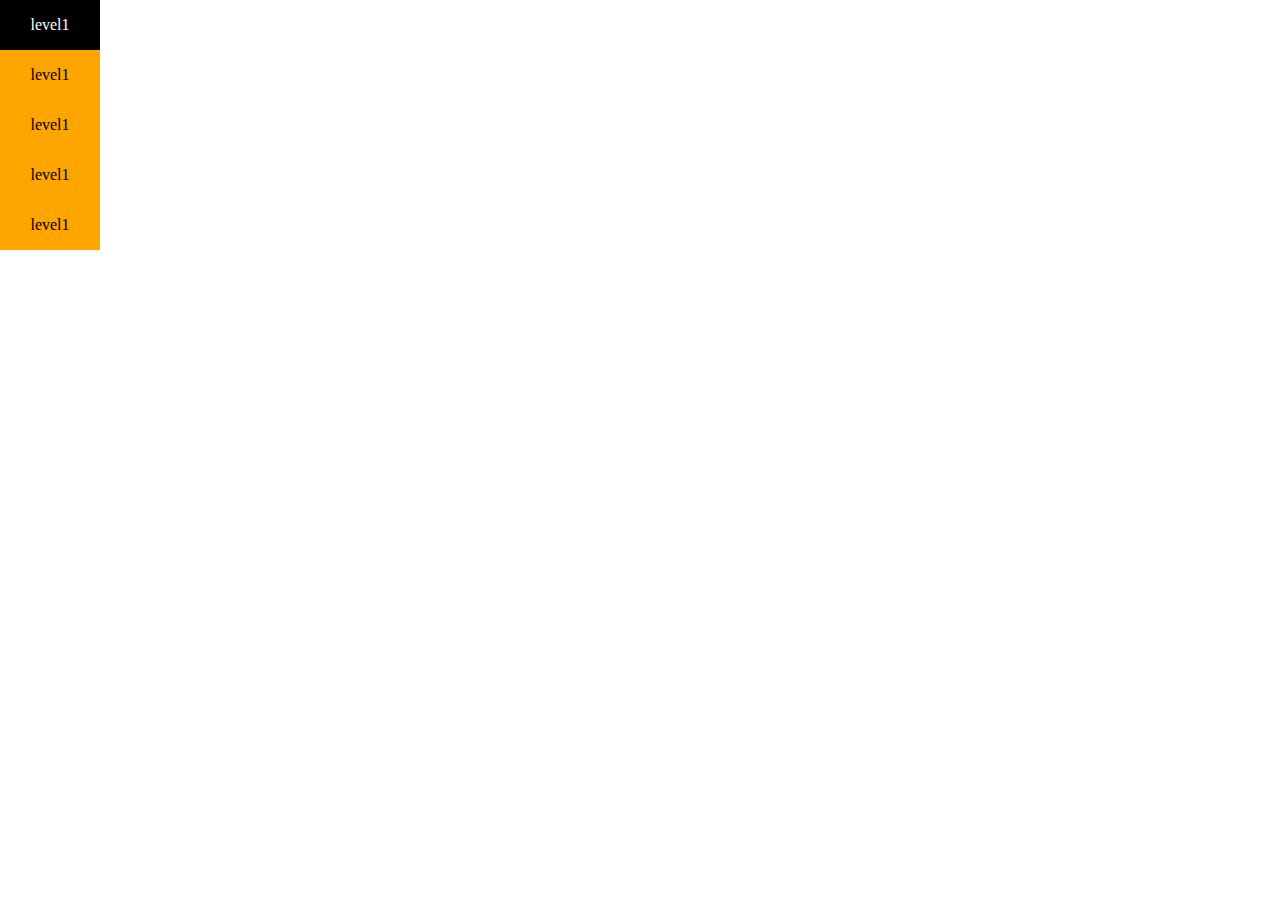
<file: 001 - menu 5 levels/index.html>
<!DOCTYPE html>
<html lang="en">
<head>
    <meta charset="UTF-8">
    <title>Menu 5 level</title>
    <link rel="stylesheet" href="assets/css/style.css">
</head>
<body>

<div class="container">
    <div class="level1">
        <div class="element">level1</div>
        <div class="element">level1</div>
        <div class="element">level1
            <div class="level2">
                <div class="element">level2</div>
                <div class="element">level2</div>
                <div class="element">level2</div>
                <div class="element">level2
                    <div class="level3">
                        <div class="element">level3</div>
                        <div class="element">level3</div>
                        <div class="element">level3
                            <div class="level4">
                                <div class="element">level4</div>
                                <div class="element">level4
                                    <div class="level5">
                                        <div class="element">level5</div>
                                        <div class="element">level5</div>
                                        <div class="element">level5
                                        </div>
                                    </div>
                                </div>
                                <div class="element">level4</div>
                            </div>
                        </div>
                    </div>
                </div>
            </div>
        </div>
        <div class="element">level1</div>
        <div class="element">level1</div>
    </div>
</div>
</body>
</html>
</file>
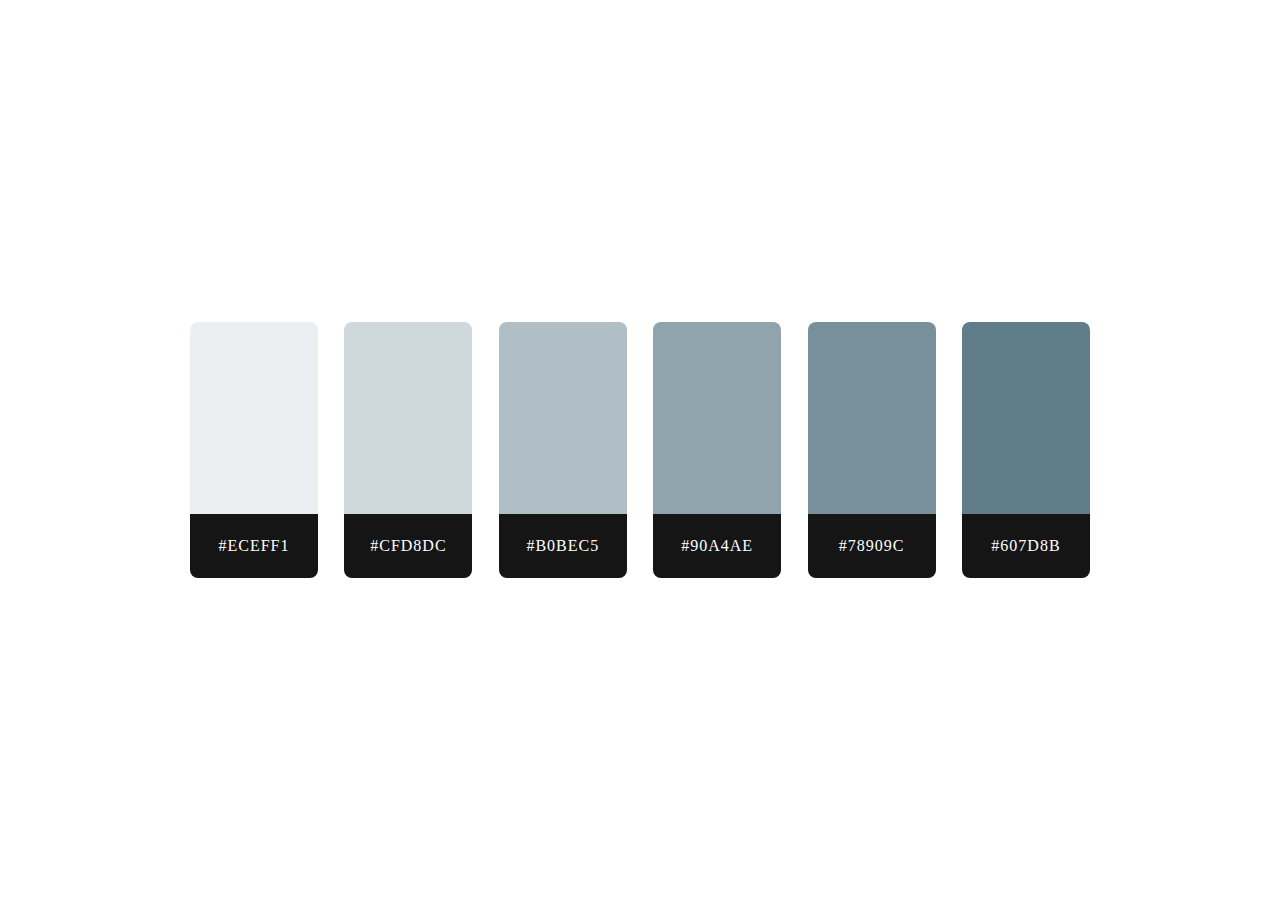
<file: 003 - color palette/index.html>
<!DOCTYPE html>
<html lang="en">
<head>
    <meta charset="UTF-8">
    <title>Color palette</title>
  <link rel="stylesheet" href="css/styles.css">
</head>
<body>
<div class="container">
  <div class="color">
    <div class="background color1"></div>
    <div class="code">#ECEFF1</div>
  </div>
  <div class="color">
    <div class="background color2"></div>
    <div class="code">#CFD8DC</div>
  </div>
  <div class="color">
    <div class="background color3"></div>
    <div class="code">#B0BEC5</div>
  </div>
  <div class="color">
    <div class="background color4"></div>
    <div class="code">#90A4AE</div>
  </div>
  <div class="color">
    <div class="background color5"></div>
    <div class="code">#78909C</div>
  </div>
  <div class="color">
    <div class="background color6"></div>
    <div class="code">#607D8B</div>
  </div>
</div>
</body>
</html>
</file>
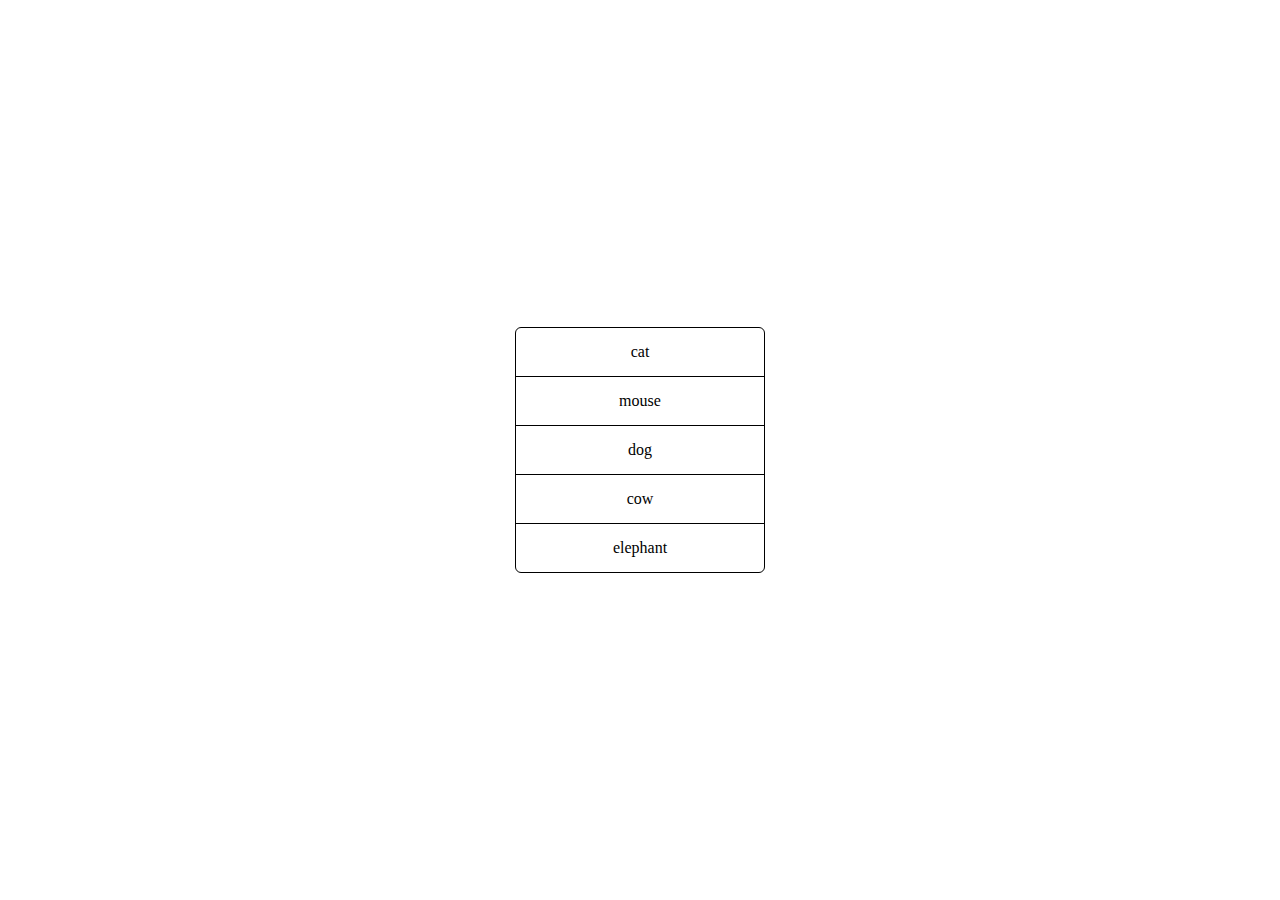
<file: 004 - list/index.html>
<!DOCTYPE html>
<html lang="en">
<head>
    <meta charset="UTF-8">
    <title>List</title>
  <link rel="stylesheet" href="styles.css">
</head>
<body>
<div class="container">
    <ul>
      <li>cat</li>
      <li>mouse</li>
      <li>dog</li>
      <li>cow</li>
      <li>elephant</li>
    </ul>
</div>
</body>
</html>
</file>
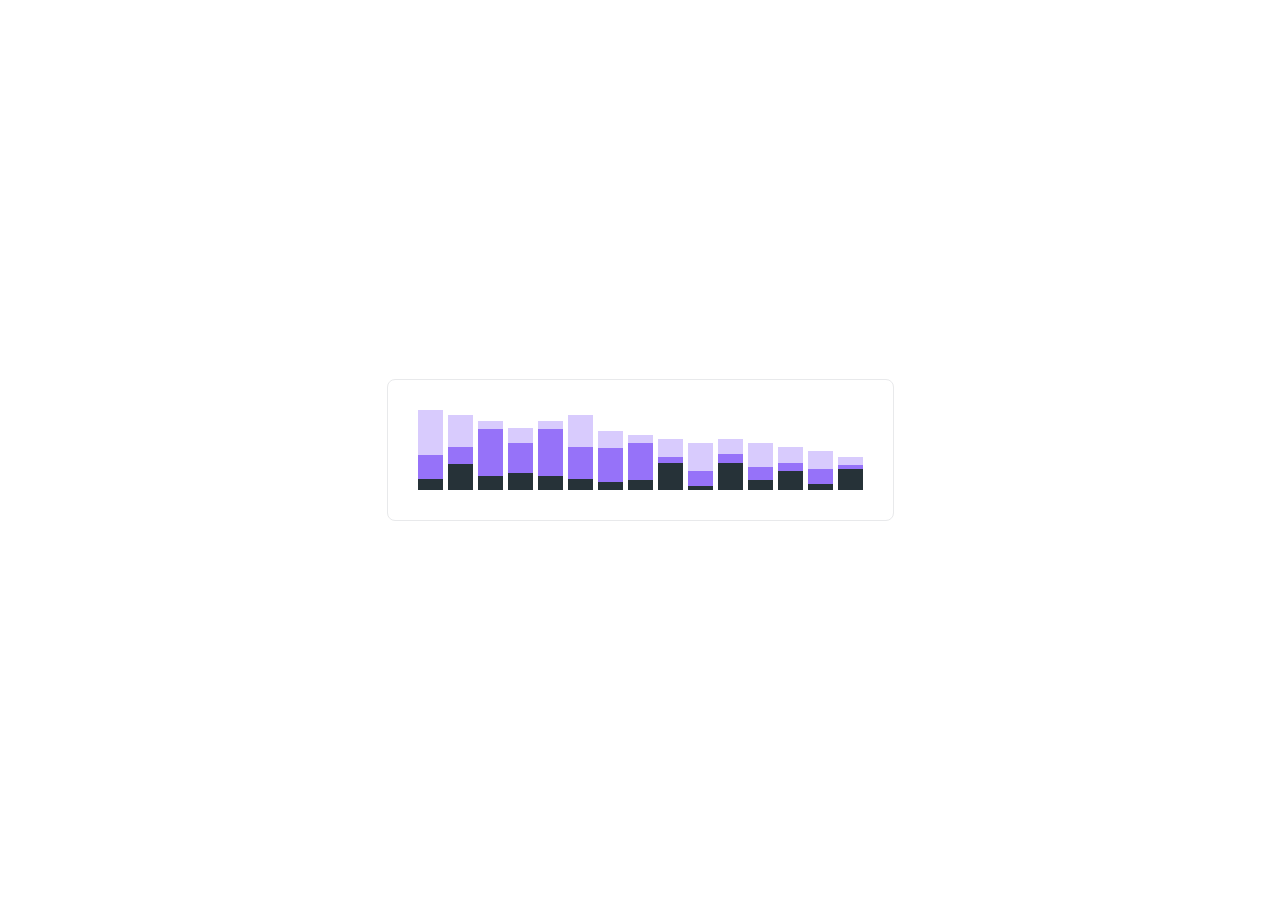
<file: 005 - progress bar/index.html>
<!DOCTYPE html>
<html lang="en">
<head>
    <meta charset="UTF-8">
    <title>Progress bar</title>
  <link rel="stylesheet" href="style.css">
</head>
<body>
<div class="progress">
  <div class="progress-item">
    <div class="status1" style="height:45px"></div>
    <div class="status2" style="height:24px"></div>
    <div class="status3" style="height: 11px"></div>
  </div>
  <div class="progress-item">
    <div class="status1" style="height: 32px"></div>
    <div class="status2" style="height: 17px"></div>
    <div class="status3" style="height: 26px"></div>
  </div>
  <div class="progress-item">
    <div class="status1" style="height: 8px"></div>
    <div class="status2" style="height: 47px;"></div>
    <div class="status3" style="height: 14px"></div>
  </div>
  <div class="progress-item">
    <div class="status1" style="height: 15px;"></div>
    <div class="status2" style="height: 30px"></div>
    <div class="status3" style="height: 17px"></div>
  </div>
  <div class="progress-item">
    <div class="status1" style="height: 8px"></div>
    <div class="status2" style="height: 47px"></div>
    <div class="status3" style="height: 14px"></div>
  </div>
  <div class="progress-item">
    <div class="status1" style="height: 32px"></div>
    <div class="status2" style="height: 32px"></div>
    <div class="status3" style="height: 11px"></div>
  </div>
  <div class="progress-item">
    <div class="status1" style="height: 17px"></div>
    <div class="status2" style="height: 34px"></div>
    <div class="status3" style="height: 8px"></div>
  </div>
  <div class="progress-item">
    <div class="status1" style="height: 8px"></div>
    <div class="status2" style="height: 37px"></div>
    <div class="status3" style="height: 10px"></div>
  </div>
  <div class="progress-item">
    <div class="status1" style="height: 18px"></div>
    <div class="status2" style="height: 6px"></div>
    <div class="status3" style="height: 27px"></div>
  </div>
  <div class="progress-item">
    <div class="status1" style="height: 28px"></div>
    <div class="status2" style="height: 15px"></div>
    <div class="status3" style="height: 4px"></div>
  </div>
  <div class="progress-item">
    <div class="status1" style="height: 15px"></div>
    <div class="status2" style="height: 9px"></div>
    <div class="status3" style="height: 27px"></div>
  </div>
  <div class="progress-item">
    <div class="status1" style="height: 24px"></div>
    <div class="status2" style="height: 13px"></div>
    <div class="status3" style="height: 10px"></div>
  </div>
  <div class="progress-item">
    <div class="status1" style="height: 16px;"></div>
    <div class="status2" style="height: 8px;"></div>
    <div class="status3" style="height: 19px;"></div>
  </div>
  <div class="progress-item">
    <div class="status1" style="height: 18px"></div>
    <div class="status2" style="height: 15px"></div>
    <div class="status3" style="height: 6px"></div>
  </div>
  <div class="progress-item">
    <div class="status1" style="height: 8px"></div>
    <div class="status2" style="height: 4px"></div>
    <div class="status3" style="height: 21px;"></div>
  </div>
</div>
</body>
</html>
</file>
<file: 001 - menu 5 levels/assets/css/style.css>
body{
    margin: 0;
    padding: 0;
}
.element{
    width: 100px;
    position: relative;
    text-align: center;
    line-height: 50px;
}
.element:hover{
    background: black;
    color: white;
}
.level1{
    width: 100px;
    background: orange;
    position: absolute;
    top: 0px;
    left: 0px;
    display: block;
}
.level2{
    background: purple;
    position: absolute;
    top: 0px;
    left: 100px;
    display: none;
}
.level1 .element:hover .level2{
    display: block;
}
.level3{
    background: blue;
    position: absolute;
    top: 0px;
    left: 100px;
    display: none;
}
.level2 .element:hover .level3{
    display: block;
}
.level4{
    background: green;
    position: absolute;
    top: 0px;
    left: 100px;
    display: none;
}
.level3 .element:hover .level4{
    display: flex;
}
.level5{
    background: brown;
    position: absolute;
    top: 50px;
    left: 0px;
    display: none;
}
.level4 .element:hover .level5{
    display: block;
}
</file>
<file: 003 - color palette/css/styles.css>
:root {
    --color1: #ECEFF1;
    --color2: #CFD8DC;
    --color3: #B0BEC5;
    --color4: #90A4AE;
    --color5: #78909C;
    --color6: #607D8B;
    --color-code: #FFFFFF;
    --background-code: #151515;
}

body {
    margin: 0;
    padding: 0;
    width: 100vw;
    height: 100vh;
    display: flex;
    align-items: center;
    justify-content: space-around;
}

.container {
    display: flex;
    width: 900px;
    justify-content: space-between;
}

.background {
    width: 128px;
    height: 192px;
    border-radius: 8px 8px 0 0;
}

.code {
    font-size: 16px;
    line-height: 24px;
    letter-spacing: 1px;
    text-align: center;
    padding: 20px 0;
    background: var(--background-code);
    border-radius: 0 0 8px 8px;
    color: var(--color-code);
}

.color1 {
    background: var(--color1);
}

.color2 {
    background: var(--color2);
}

.color3 {
    background: var(--color3);
}

.color4 {
    background: var(--color4);
}

.color5 {
    background: var(--color5);
}

.color6 {
    background: var(--color6);
}
</file>
<file: 004 - list/styles.css>
body{
    margin: 0;
    padding: 0;
    width: 100vw;
    height: 100vh;
    display: flex;
    justify-content: center;
    align-items: center;
}
.container{
    border: solid 1px black;
    border-radius: 6px;
}
ul{
    list-style: none;
    margin: 0;
    padding: 0;
}
li{
    padding: 15px 24px;
    width: 200px;
    text-align: center;
    border-bottom: solid 1px black;
    cursor: pointer;
}
li:last-child{
    border-bottom: none;
    border-bottom-left-radius: 6px;
    border-bottom-right-radius: 6px;
}
li:first-child{
    border-top-left-radius: 6px;
    border-top-right-radius: 6px;
}
li:hover{
    background: #eeeef1;
}
</file>
<file: 005 - progress bar/style.css>
:root{
    --background-status1: #D8CBFD;
    --background-status2: #9672F9;
    --background-status3: #263238;
    --margin-right: 5px;
}
body {
    display: flex;
    justify-content: center;
    align-items: center;
    margin: 0;
    padding: 0;
    height: 100vh;
}

.progress {
    border: 1px solid #E8E9EB;
    border-radius: 8px;
    display: flex;
    align-content: center;
    padding: 30px;
}

.progress-item {
    width: 25px;
    margin-right: var(--margin-right);
    display: flex;
    flex-direction: column;
    justify-content: flex-end;
}

.progress-item:last-child {
    margin-right: 0;
}

.status1 {
    background: var(--background-status1);
}

.status2 {
    background: var(--background-status2);
}

.status3 {
    background: var(--background-status3);
}
</file>
